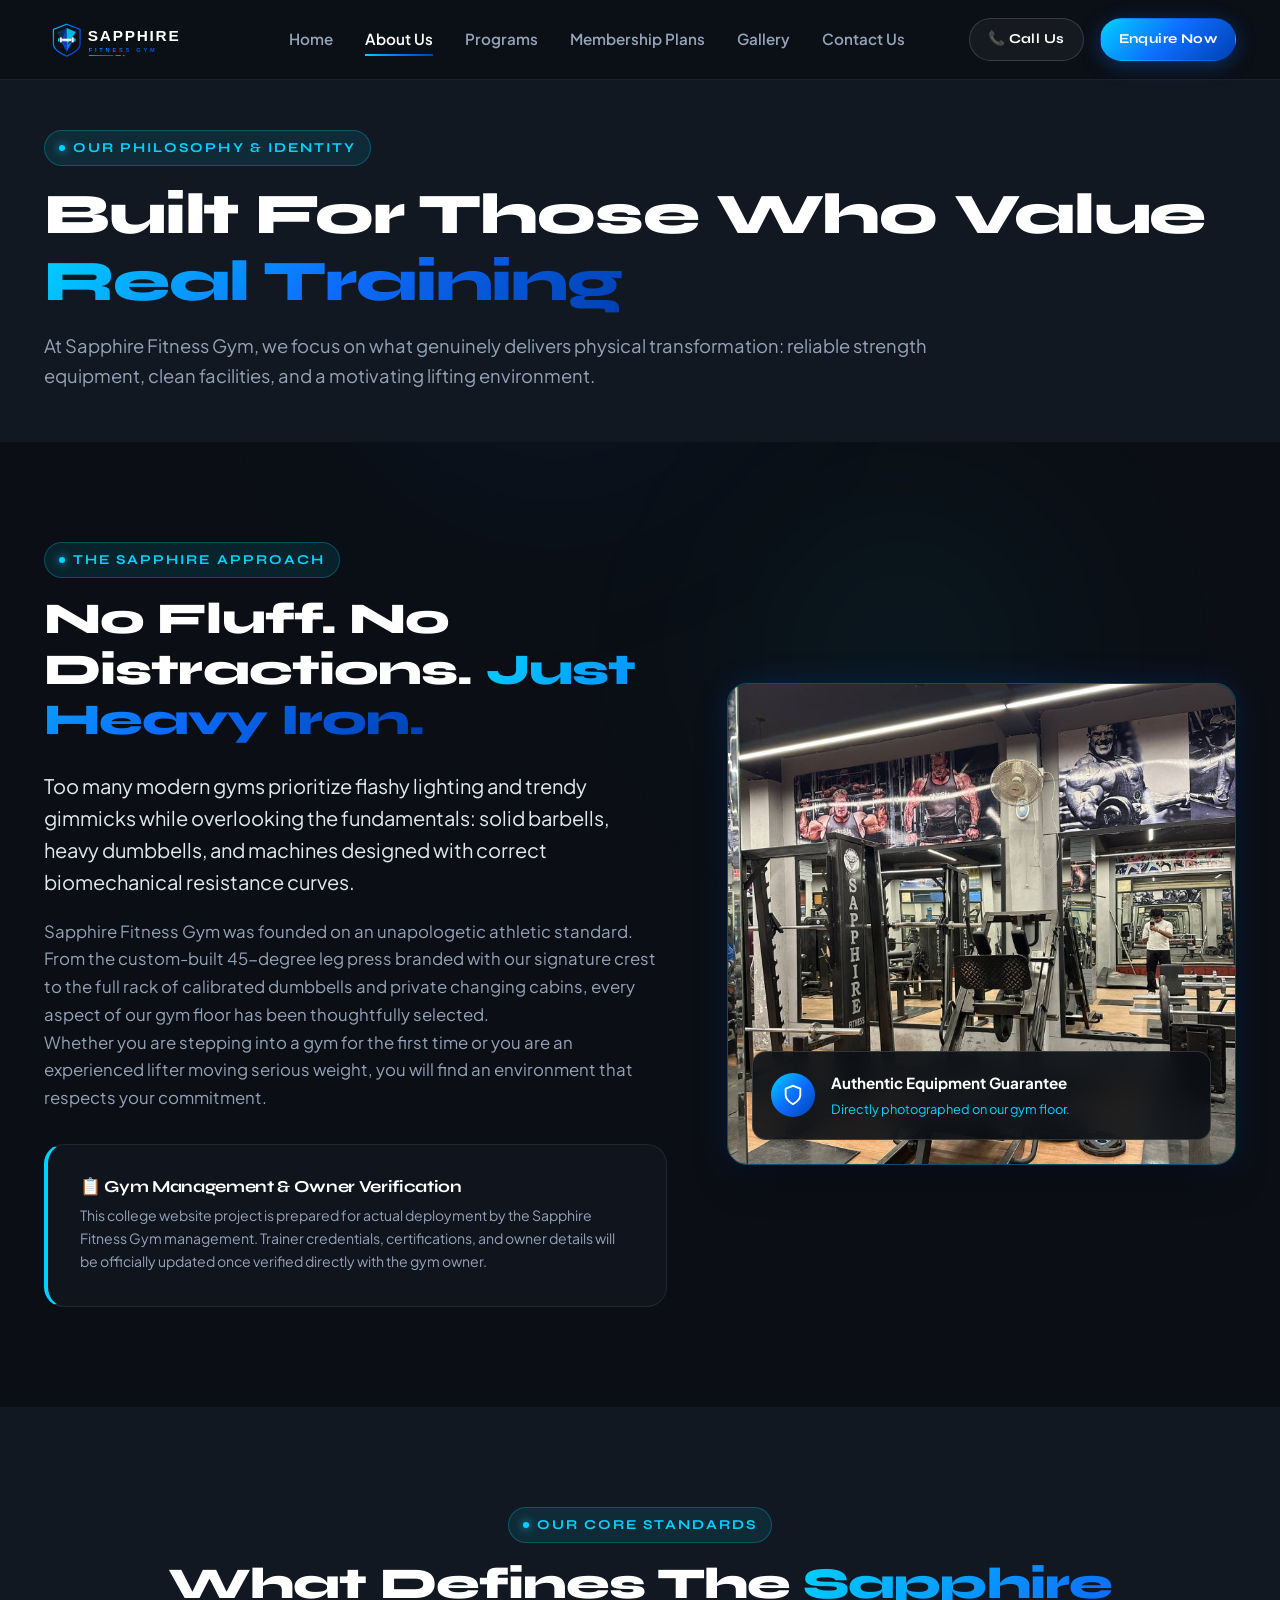
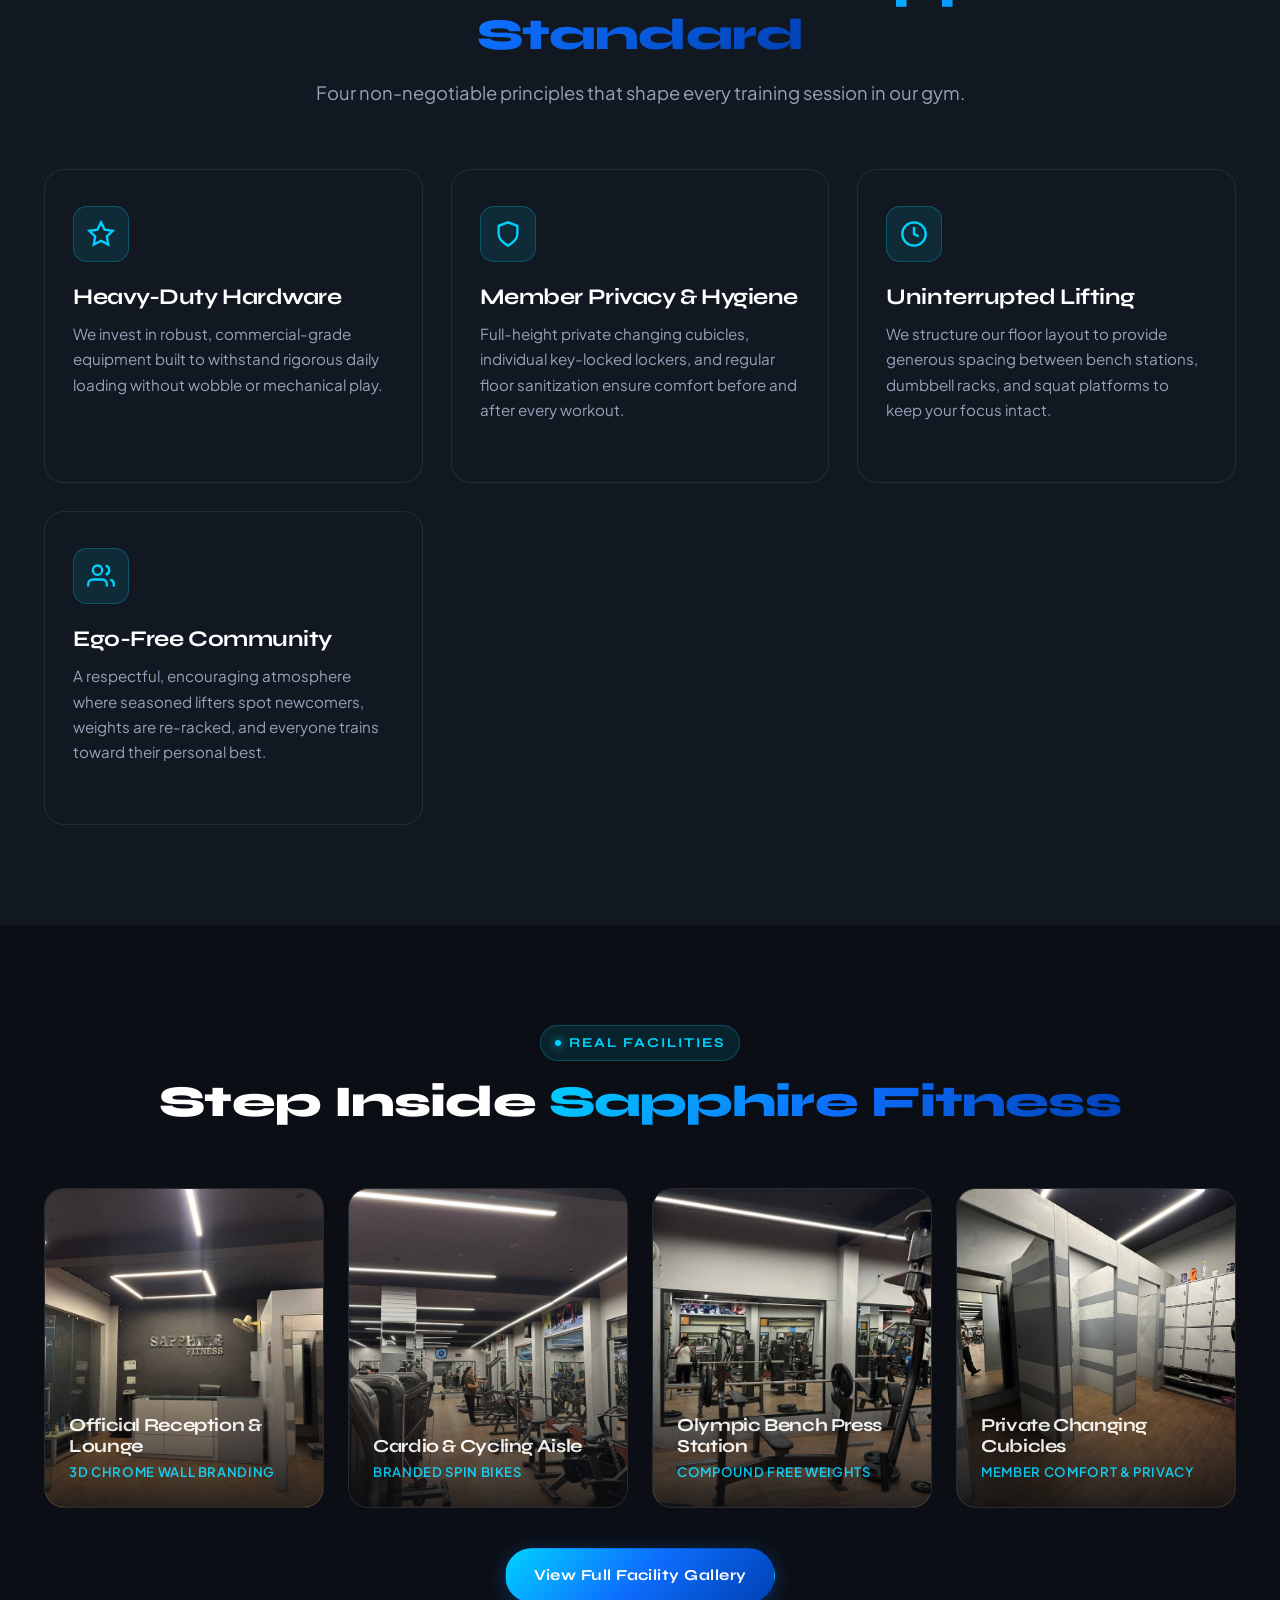
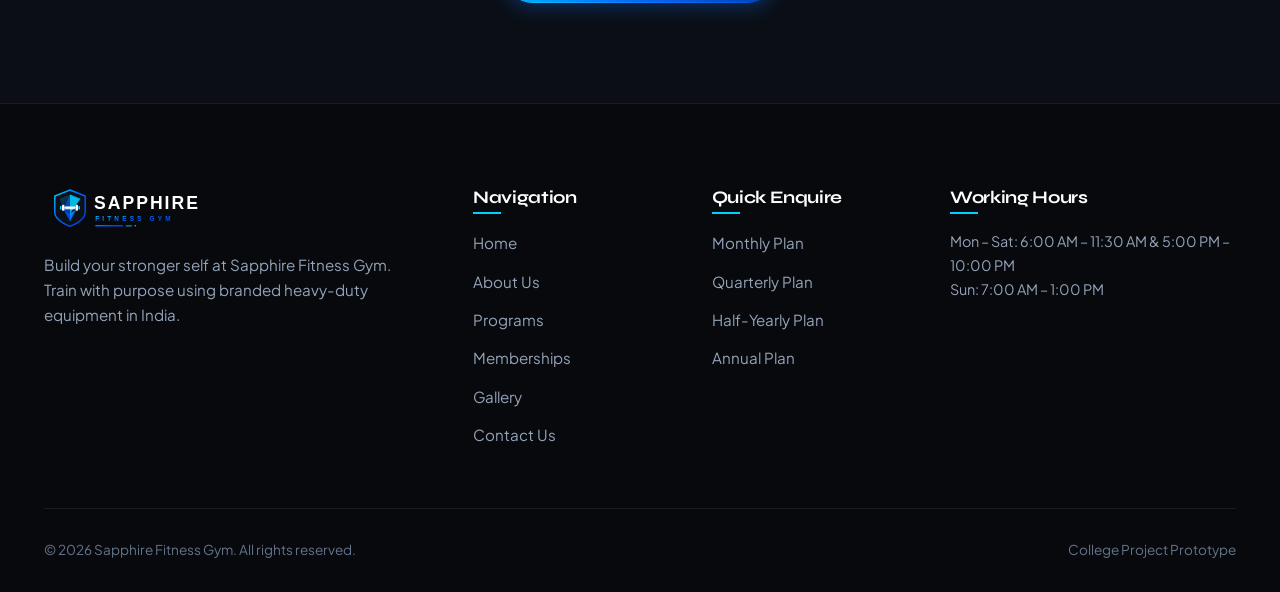
<file: about.html>
<!DOCTYPE html>
<html lang="en">
<head>
  <meta charset="UTF-8">
  <meta name="viewport" content="width=device-width, initial-scale=1.0">
  <title>About Us — Sapphire Fitness Gym | Strength, Equipment & Standards</title>
  <meta name="description" content="Discover Sapphire Fitness Gym. Learn about our commitment to authentic strength training, branded equipment, member comfort, and serious physique development in India.">
  <link rel="icon" type="image/svg+xml" href="assets/images/logo/sapphire-favicon.svg">
  
  <link rel="stylesheet" href="assets/css/style.css">
  <link rel="stylesheet" href="assets/css/components.css">
  <link rel="stylesheet" href="assets/css/pages.css">
</head>
<body>

  <!-- Navigation -->
  <header class="site-header" id="siteHeader">
    <div class="container nav-container">
      <a href="index.html" class="logo-link" aria-label="Sapphire Fitness Gym Home">
        <img src="assets/images/logo/sapphire-logo.svg" alt="Sapphire Fitness Gym" class="logo-img">
      </a>

      <nav aria-label="Main Navigation">
        <ul class="nav-menu">
          <li><a href="index.html" class="nav-link">Home</a></li>
          <li><a href="about.html" class="nav-link active">About Us</a></li>
          <li><a href="programs.html" class="nav-link">Programs</a></li>
          <li><a href="memberships.html" class="nav-link">Membership Plans</a></li>
          <li><a href="gallery.html" class="nav-link">Gallery</a></li>
          <li><a href="contact.html" class="nav-link">Contact Us</a></li>
        </ul>
      </nav>

      <div class="nav-cta">
        <a href="tel:+919876543210" class="btn btn-secondary btn-sm gym-phone-link">
          <span>📞 Call Us</span>
        </a>
        <a href="contact.html" class="btn btn-primary btn-sm">Enquire Now</a>
      </div>

      <button class="menu-toggle" aria-label="Toggle navigation menu">
        <span></span><span></span><span></span>
      </button>
    </div>
  </header>

  <!-- Page Header -->
  <section class="section section-dark" style="padding-top: calc(var(--header-height) + 50px); padding-bottom: 50px;">
    <div class="container">
      <div class="section-header left-aligned" style="margin-bottom: 0;">
        <span class="eyebrow">Our Philosophy & Identity</span>
        <h1 style="font-size: clamp(2.2rem, 5vw, 3.6rem); margin-bottom: 16px;">
          Built For Those Who Value <span class="text-gradient">Real Training</span>
        </h1>
        <p class="section-desc">
          At Sapphire Fitness Gym, we focus on what genuinely delivers physical transformation: reliable strength equipment, clean facilities, and a motivating lifting environment.
        </p>
      </div>
    </div>
  </section>

  <!-- About Story Section -->
  <section class="section">
    <div class="container">
      <div class="intro-grid">
        <div class="intro-content">
          <span class="eyebrow">The Sapphire Approach</span>
          <h2 class="section-title">No Fluff. No Distractions. <span class="text-gradient">Just Heavy Iron.</span></h2>
          <p class="intro-text-lead">
            Too many modern gyms prioritize flashy lighting and trendy gimmicks while overlooking the fundamentals: solid barbells, heavy dumbbells, and machines designed with correct biomechanical resistance curves.
          </p>
          <p>
            Sapphire Fitness Gym was founded on an unapologetic athletic standard. From the custom-built 45-degree leg press branded with our signature crest to the full rack of calibrated dumbbells and private changing cabins, every aspect of our gym floor has been thoughtfully selected.
          </p>
          <p>
            Whether you are stepping into a gym for the first time or you are an experienced lifter moving serious weight, you will find an environment that respects your commitment.
          </p>

          <!-- Owner Verification Box -->
          <div class="card" style="margin-top: 32px; border-left: 4px solid var(--sapphire-300);">
            <h4 style="font-size: 1.05rem; margin-bottom: 8px;">📋 Gym Management & Owner Verification</h4>
            <p style="font-size: 0.88rem; color: var(--text-muted); margin-bottom: 0;">
              This college website project is prepared for actual deployment by the Sapphire Fitness Gym management. Trainer credentials, certifications, and owner details will be officially updated once verified directly with the gym owner.
            </p>
          </div>
        </div>

        <div class="intro-media">
          <div class="intro-image-frame">
            <img src="assets/images/gym/sapphire-leg-press-branded.jpg" 
                 alt="Branded Sapphire Fitness Leg Press and Squat Machine" 
                 class="intro-image">
            <div class="intro-badge-overlay">
              <div class="intro-badge-icon">
                <svg viewBox="0 0 24 24" fill="none" stroke="currentColor" stroke-width="2"><path d="M12 22s8-4 8-10V5l-8-3-8 3v7c0 6 8 10 8 10z"/></svg>
              </div>
              <div class="intro-badge-text">
                <strong>Authentic Equipment Guarantee</strong>
                <span>Directly photographed on our gym floor.</span>
              </div>
            </div>
          </div>
        </div>
      </div>
    </div>
  </section>

  <!-- Key Pillars -->
  <section class="section section-dark">
    <div class="container">
      <div class="section-header">
        <span class="eyebrow">Our Core Standards</span>
        <h2 class="section-title">What Defines The <span class="text-gradient">Sapphire Standard</span></h2>
        <p class="section-desc">Four non-negotiable principles that shape every training session in our gym.</p>
      </div>

      <div class="programs-grid">
        <div class="program-card">
          <div class="program-icon-wrap">
            <svg viewBox="0 0 24 24" fill="none" stroke="currentColor" stroke-width="2"><polygon points="12 2 15.09 8.26 22 9.27 17 14.14 18.18 21.02 12 17.77 5.82 21.02 7 14.14 2 9.27 8.91 8.26 12 2"/></svg>
          </div>
          <h3 class="program-title">Heavy-Duty Hardware</h3>
          <p class="program-desc">We invest in robust, commercial-grade equipment built to withstand rigorous daily loading without wobble or mechanical play.</p>
        </div>

        <div class="program-card">
          <div class="program-icon-wrap">
            <svg viewBox="0 0 24 24" fill="none" stroke="currentColor" stroke-width="2"><path d="M12 22s8-4 8-10V5l-8-3-8 3v7c0 6 8 10 8 10z"/></svg>
          </div>
          <h3 class="program-title">Member Privacy & Hygiene</h3>
          <p class="program-desc">Full-height private changing cubicles, individual key-locked lockers, and regular floor sanitization ensure comfort before and after every workout.</p>
        </div>

        <div class="program-card">
          <div class="program-icon-wrap">
            <svg viewBox="0 0 24 24" fill="none" stroke="currentColor" stroke-width="2"><circle cx="12" cy="12" r="10"/><path d="M12 6v6l4 2"/></svg>
          </div>
          <h3 class="program-title">Uninterrupted Lifting</h3>
          <p class="program-desc">We structure our floor layout to provide generous spacing between bench stations, dumbbell racks, and squat platforms to keep your focus intact.</p>
        </div>

        <div class="program-card">
          <div class="program-icon-wrap">
            <svg viewBox="0 0 24 24" fill="none" stroke="currentColor" stroke-width="2"><path d="M17 21v-2a4 4 0 0 0-4-4H5a4 4 0 0 0-4 4v2"/><circle cx="9" cy="7" r="4"/><path d="M23 21v-2a4 4 0 0 0-3-3.87"/><path d="M16 3.13a4 4 0 0 1 0 7.75"/></svg>
          </div>
          <h3 class="program-title">Ego-Free Community</h3>
          <p class="program-desc">A respectful, encouraging atmosphere where seasoned lifters spot newcomers, weights are re-racked, and everyone trains toward their personal best.</p>
        </div>
      </div>
    </div>
  </section>

  <!-- Photo Showcase Strip -->
  <section class="section">
    <div class="container">
      <div class="section-header">
        <span class="eyebrow">Real Facilities</span>
        <h2 class="section-title">Step Inside <span class="text-gradient">Sapphire Fitness</span></h2>
      </div>

      <div class="gallery-grid" style="grid-template-columns: repeat(auto-fit, minmax(260px, 1fr));">
        <div class="gallery-item">
          <img src="assets/images/gym/sapphire-reception-desk.jpg" alt="Sapphire Fitness Reception and Lounge" class="gallery-thumb">
          <div class="gallery-overlay">
            <h4 class="gallery-title">Official Reception & Lounge</h4>
            <span class="gallery-subtitle">3D Chrome Wall Branding</span>
          </div>
        </div>
        <div class="gallery-item">
          <img src="assets/images/gym/sapphire-cardio-bikes-floor.jpg" alt="Cardio Spin Bikes and Machine Hall" class="gallery-thumb">
          <div class="gallery-overlay">
            <h4 class="gallery-title">Cardio & Cycling Aisle</h4>
            <span class="gallery-subtitle">Branded Spin Bikes</span>
          </div>
        </div>
        <div class="gallery-item">
          <img src="assets/images/gym/sapphire-barbell-bench-press.jpg" alt="Olympic Bench Press Station" class="gallery-thumb">
          <div class="gallery-overlay">
            <h4 class="gallery-title">Olympic Bench Press Station</h4>
            <span class="gallery-subtitle">Compound Free Weights</span>
          </div>
        </div>
        <div class="gallery-item">
          <img src="assets/images/gym/sapphire-changing-rooms.jpg" alt="Changing Rooms" class="gallery-thumb">
          <div class="gallery-overlay">
            <h4 class="gallery-title">Private Changing Cubicles</h4>
            <span class="gallery-subtitle">Member Comfort & Privacy</span>
          </div>
        </div>
      </div>

      <div style="text-align: center; margin-top: 40px;">
        <a href="gallery.html" class="btn btn-primary">View Full Facility Gallery</a>
      </div>
    </div>
  </section>

  <!-- Footer -->
  <footer class="site-footer">
    <div class="container">
      <div class="footer-top">
        <div class="footer-brand">
          <img src="assets/images/logo/sapphire-logo.svg" alt="Sapphire Fitness Gym" class="logo-img">
          <p>Build your stronger self at Sapphire Fitness Gym. Train with purpose using branded heavy-duty equipment in India.</p>
        </div>
        <div class="footer-col">
          <h4>Navigation</h4>
          <ul class="footer-links">
            <li><a href="index.html">Home</a></li>
            <li><a href="about.html">About Us</a></li>
            <li><a href="programs.html">Programs</a></li>
            <li><a href="memberships.html">Memberships</a></li>
            <li><a href="gallery.html">Gallery</a></li>
            <li><a href="contact.html">Contact Us</a></li>
          </ul>
        </div>
        <div class="footer-col">
          <h4>Quick Enquire</h4>
          <ul class="footer-links">
            <li><a href="memberships.html">Monthly Plan</a></li>
            <li><a href="memberships.html">Quarterly Plan</a></li>
            <li><a href="memberships.html">Half-Yearly Plan</a></li>
            <li><a href="memberships.html">Annual Plan</a></li>
          </ul>
        </div>
        <div class="footer-col">
          <h4>Working Hours</h4>
          <p style="font-size:0.9rem; color:var(--text-muted);">
            Mon – Sat: 6:00 AM – 11:30 AM & 5:00 PM – 10:00 PM<br>
            Sun: 7:00 AM – 1:00 PM
          </p>
        </div>
      </div>
      <div class="footer-bottom">
        <div>© <span class="current-year">2026</span> Sapphire Fitness Gym. All rights reserved.</div>
        <div>College Project Prototype</div>
      </div>
    </div>
  </footer>

  <script src="assets/js/config.js"></script>
  <script src="assets/js/main.js"></script>
</body>
</html>
</file>
<file: assets/css/style.css>
/* ==========================================================================
   SAPPHIRE FITNESS GYM - CORE DESIGN SYSTEM & STYLESHEET
   Aesthetics: Charcoal Black, Dark Graphite, Electric Sapphire Accent
   ========================================================================== */

@import url('https://fonts.googleapis.com/css2?family=Plus+Jakarta+Sans:wght@300;400;500;600;700&family=Syne:wght@600;700;800;900&display=swap');

:root {
  /* Color Palette */
  --bg-darkest: #07090d;
  --bg-primary: #0b0f15;
  --bg-secondary: #121822;
  --bg-tertiary: #18202d;
  --bg-glass: rgba(18, 24, 34, 0.72);
  --bg-glass-elevated: rgba(24, 32, 45, 0.85);

  --sapphire-500: #0d6efd;
  --sapphire-400: #2581ff;
  --sapphire-300: #00d2ff;
  --sapphire-600: #0052cc;
  --sapphire-gradient: linear-gradient(135deg, #00d2ff 0%, #0d6efd 50%, #0040b3 100%);
  --sapphire-gradient-subtle: linear-gradient(135deg, rgba(0, 210, 255, 0.12) 0%, rgba(13, 110, 253, 0.15) 100%);
  --sapphire-glow: 0 0 25px rgba(13, 110, 253, 0.45);
  --sapphire-glow-intense: 0 0 40px rgba(0, 210, 255, 0.6);

  --text-white: #ffffff;
  --text-light: #e2e8f0;
  --text-muted: #94a3b8;
  --text-dim: #64748b;

  --border-subtle: rgba(255, 255, 255, 0.08);
  --border-medium: rgba(255, 255, 255, 0.15);
  --border-sapphire: rgba(0, 210, 255, 0.35);

  --success: #10b981;
  --warning: #f59e0b;
  --danger: #ef4444;

  /* Typography */
  --font-heading: 'Syne', -apple-system, BlinkMacSystemFont, sans-serif;
  --font-body: 'Plus Jakarta Sans', -apple-system, BlinkMacSystemFont, 'Segoe UI', Roboto, sans-serif;

  /* Spacing */
  --container-width: 1240px;
  --header-height: 80px;
  --radius-sm: 8px;
  --radius-md: 14px;
  --radius-lg: 20px;
  --radius-full: 9999px;

  /* Shadows */
  --shadow-card: 0 10px 30px -10px rgba(0, 0, 0, 0.5);
  --shadow-elevated: 0 20px 40px -15px rgba(0, 0, 0, 0.7);

  /* Transitions */
  --transition-fast: 0.2s cubic-bezier(0.4, 0, 0.2, 1);
  --transition-normal: 0.35s cubic-bezier(0.4, 0, 0.2, 1);
  --transition-bounce: 0.5s cubic-bezier(0.34, 1.56, 0.64, 1);
}

/* Base Reset */
*, *::before, *::after {
  box-sizing: border-box;
  margin: 0;
  padding: 0;
}

html {
  font-size: 16px;
  scroll-behavior: smooth;
  scroll-padding-top: calc(var(--header-height) + 20px);
  color-scheme: dark;
}

body {
  font-family: var(--font-body);
  background-color: var(--bg-primary);
  color: var(--text-light);
  line-height: 1.65;
  overflow-x: hidden;
  -webkit-font-smoothing: antialiased;
  -moz-osx-font-smoothing: grayscale;
}

/* Background Atmospheric Radial Gradients */
body::before {
  content: '';
  position: fixed;
  top: 0;
  left: 20%;
  width: 600px;
  height: 600px;
  background: radial-gradient(circle, rgba(13, 110, 253, 0.08) 0%, transparent 70%);
  pointer-events: none;
  z-index: -1;
  filter: blur(80px);
}

body::after {
  content: '';
  position: fixed;
  bottom: 0;
  right: 10%;
  width: 500px;
  height: 500px;
  background: radial-gradient(circle, rgba(0, 210, 255, 0.06) 0%, transparent 70%);
  pointer-events: none;
  z-index: -1;
  filter: blur(80px);
}

/* Typography Hierarchy */
h1, h2, h3, h4, h5, h6 {
  font-family: var(--font-heading);
  color: var(--text-white);
  line-height: 1.15;
  letter-spacing: -0.02em;
}

h1 { font-size: clamp(2.4rem, 5.5vw, 4.2rem); font-weight: 900; }
h2 { font-size: clamp(1.8rem, 3.5vw, 2.75rem); font-weight: 800; }
h3 { font-size: clamp(1.35rem, 2.2vw, 1.75rem); font-weight: 700; }
h4 { font-size: 1.25rem; font-weight: 700; }

p {
  color: var(--text-muted);
  font-size: 1.05rem;
  max-width: 70ch;
}

a {
  color: inherit;
  text-decoration: none;
  transition: color var(--transition-fast);
}

img {
  max-width: 100%;
  height: auto;
  display: block;
}

button, input, select, textarea {
  font-family: inherit;
  font-size: inherit;
}

/* Layout Container */
.container {
  width: 100%;
  max-width: var(--container-width);
  margin-left: auto;
  margin-right: auto;
  padding-left: 24px;
  padding-right: 24px;
}

/* Sections */
.section {
  padding: 100px 0;
  position: relative;
}

.section-dark {
  background-color: var(--bg-secondary);
}

.section-darkest {
  background-color: var(--bg-darkest);
}

.section-header {
  text-align: center;
  margin-bottom: 60px;
}

.section-header.left-aligned {
  text-align: left;
}

.eyebrow {
  display: inline-flex;
  align-items: center;
  gap: 8px;
  font-family: var(--font-heading);
  font-size: 0.85rem;
  font-weight: 700;
  text-transform: uppercase;
  letter-spacing: 0.15em;
  color: var(--sapphire-300);
  background: rgba(0, 210, 255, 0.1);
  padding: 6px 14px;
  border-radius: var(--radius-full);
  border: 1px solid rgba(0, 210, 255, 0.25);
  margin-bottom: 16px;
}

.eyebrow::before {
  content: '';
  width: 6px;
  height: 6px;
  background-color: var(--sapphire-300);
  border-radius: 50%;
  box-shadow: 0 0 8px var(--sapphire-300);
}

.section-title {
  margin-bottom: 18px;
}

.section-desc {
  margin: 0 auto;
  font-size: 1.15rem;
}

.section-header.left-aligned .section-desc {
  margin: 0;
}

.text-gradient {
  background: var(--sapphire-gradient);
  -webkit-background-clip: text;
  -webkit-text-fill-color: transparent;
  background-clip: text;
}

/* Buttons */
.btn {
  display: inline-flex;
  align-items: center;
  justify-content: center;
  gap: 10px;
  padding: 14px 28px;
  border-radius: var(--radius-full);
  font-family: var(--font-heading);
  font-size: 0.95rem;
  font-weight: 700;
  letter-spacing: 0.03em;
  cursor: pointer;
  border: 1px solid transparent;
  transition: all var(--transition-normal);
  text-align: center;
  white-space: nowrap;
}

.btn-primary {
  background: var(--sapphire-gradient);
  color: var(--text-white);
  box-shadow: 0 4px 20px rgba(13, 110, 253, 0.35);
}

.btn-primary:hover {
  transform: translateY(-2px);
  box-shadow: var(--sapphire-glow-intense);
  filter: brightness(1.1);
}

.btn-secondary {
  background: rgba(255, 255, 255, 0.05);
  color: var(--text-white);
  border-color: var(--border-medium);
  backdrop-filter: blur(10px);
}

.btn-secondary:hover {
  background: rgba(255, 255, 255, 0.12);
  border-color: var(--text-white);
  transform: translateY(-2px);
}

.btn-outline-sapphire {
  background: transparent;
  color: var(--sapphire-300);
  border-color: var(--sapphire-300);
}

.btn-outline-sapphire:hover {
  background: rgba(0, 210, 255, 0.12);
  box-shadow: var(--sapphire-glow);
  transform: translateY(-2px);
}

.btn-lg {
  padding: 18px 36px;
  font-size: 1.05rem;
}

.btn-sm {
  padding: 9px 18px;
  font-size: 0.85rem;
}

.btn-icon {
  width: 44px;
  height: 44px;
  padding: 0;
  border-radius: 50%;
}

/* Header & Navigation */
.site-header {
  position: fixed;
  top: 0;
  left: 0;
  width: 100%;
  height: var(--header-height);
  z-index: 1000;
  background: rgba(11, 15, 21, 0.85);
  backdrop-filter: blur(16px);
  -webkit-backdrop-filter: blur(16px);
  border-bottom: 1px solid var(--border-subtle);
  transition: background var(--transition-normal), border-color var(--transition-normal), box-shadow var(--transition-normal);
}

.site-header.scrolled {
  background: rgba(7, 9, 13, 0.95);
  border-bottom-color: rgba(0, 210, 255, 0.2);
  box-shadow: 0 10px 30px rgba(0, 0, 0, 0.5);
}

.nav-container {
  display: flex;
  align-items: center;
  justify-content: space-between;
  height: 100%;
}

.logo-link {
  display: flex;
  align-items: center;
  gap: 12px;
  z-index: 1001;
}

.logo-img {
  height: 42px;
  width: auto;
}

.nav-menu {
  display: flex;
  align-items: center;
  gap: 32px;
  list-style: none;
}

.nav-link {
  font-family: var(--font-body);
  font-size: 0.95rem;
  font-weight: 600;
  color: var(--text-muted);
  position: relative;
  padding: 8px 0;
}

.nav-link:hover, .nav-link.active {
  color: var(--text-white);
}

.nav-link::after {
  content: '';
  position: absolute;
  bottom: 0;
  left: 0;
  width: 0;
  height: 2px;
  background: var(--sapphire-gradient);
  transition: width var(--transition-normal);
}

.nav-link:hover::after, .nav-link.active::after {
  width: 100%;
}

.nav-cta {
  display: flex;
  align-items: center;
  gap: 16px;
}

/* Mobile Hamburger Toggle */
.menu-toggle {
  display: none;
  flex-direction: column;
  justify-content: space-around;
  width: 32px;
  height: 24px;
  background: transparent;
  border: none;
  cursor: pointer;
  z-index: 1001;
  padding: 0;
}

.menu-toggle span {
  width: 100%;
  height: 2.5px;
  background-color: var(--text-white);
  border-radius: 4px;
  transition: all var(--transition-normal);
}

.menu-toggle.open span:nth-child(1) {
  transform: translateY(8px) rotate(45deg);
}
.menu-toggle.open span:nth-child(2) {
  opacity: 0;
}
.menu-toggle.open span:nth-child(3) {
  transform: translateY(-8px) rotate(-45deg);
}

/* Footer */
.site-footer {
  background-color: var(--bg-darkest);
  border-top: 1px solid var(--border-subtle);
  padding: 80px 0 30px;
  position: relative;
}

.footer-top {
  display: grid;
  grid-template-columns: 2fr 1fr 1fr 1.5fr;
  gap: 48px;
  margin-bottom: 60px;
}

.footer-brand .logo-img {
  height: 48px;
  margin-bottom: 20px;
}

.footer-brand p {
  font-size: 0.95rem;
  margin-bottom: 24px;
}

.footer-col h4 {
  font-family: var(--font-heading);
  font-size: 1.1rem;
  color: var(--text-white);
  margin-bottom: 22px;
  position: relative;
  display: inline-block;
}

.footer-col h4::after {
  content: '';
  position: absolute;
  left: 0;
  bottom: -6px;
  width: 28px;
  height: 2px;
  background: var(--sapphire-300);
}

.footer-links {
  list-style: none;
  display: flex;
  flex-direction: column;
  gap: 12px;
}

.footer-links a {
  color: var(--text-muted);
  font-size: 0.95rem;
  transition: color var(--transition-fast), padding-left var(--transition-fast);
}

.footer-links a:hover {
  color: var(--sapphire-300);
  padding-left: 6px;
}

.footer-contact-list {
  list-style: none;
  display: flex;
  flex-direction: column;
  gap: 16px;
}

.footer-contact-item {
  display: flex;
  gap: 12px;
  font-size: 0.95rem;
  color: var(--text-muted);
}

.footer-contact-item svg {
  flex-shrink: 0;
  width: 20px;
  height: 20px;
  stroke: var(--sapphire-300);
  margin-top: 2px;
}

.footer-hours-badge {
  display: inline-block;
  font-size: 0.8rem;
  background: rgba(16, 185, 129, 0.12);
  color: #34d399;
  border: 1px solid rgba(16, 185, 129, 0.25);
  padding: 4px 10px;
  border-radius: var(--radius-full);
  margin-top: 8px;
}

.footer-bottom {
  display: flex;
  align-items: center;
  justify-content: space-between;
  padding-top: 30px;
  border-top: 1px solid var(--border-subtle);
  font-size: 0.85rem;
  color: var(--text-dim);
}

.footer-notice {
  font-size: 0.8rem;
  background: rgba(245, 158, 11, 0.08);
  border: 1px solid rgba(245, 158, 11, 0.2);
  color: #fbbf24;
  padding: 10px 16px;
  border-radius: var(--radius-sm);
  margin-bottom: 40px;
}

/* Floating WhatsApp / Quick Action Button */
.floating-whatsapp {
  position: fixed;
  bottom: 28px;
  right: 28px;
  z-index: 999;
  width: 58px;
  height: 58px;
  background: #25d366;
  border-radius: 50%;
  display: flex;
  align-items: center;
  justify-content: center;
  box-shadow: 0 8px 24px rgba(37, 211, 102, 0.4);
  transition: transform var(--transition-bounce), box-shadow var(--transition-normal);
}

.floating-whatsapp:hover {
  transform: scale(1.1) rotate(5deg);
  box-shadow: 0 12px 30px rgba(37, 211, 102, 0.6);
}

.floating-whatsapp svg {
  width: 32px;
  height: 32px;
  fill: #ffffff;
}

/* Responsive Media Queries */
@media (max-width: 1024px) {
  .footer-top {
    grid-template-columns: 1fr 1fr;
    gap: 40px;
  }
}

@media (max-width: 768px) {
  :root {
    --header-height: 70px;
  }

  .section {
    padding: 70px 0;
  }

  .menu-toggle {
    display: flex;
  }

  .nav-menu {
    position: fixed;
    top: 0;
    right: -100%;
    width: 82%;
    max-width: 380px;
    height: 100vh;
    background: var(--bg-darkest);
    border-left: 1px solid var(--border-medium);
    flex-direction: column;
    align-items: flex-start;
    padding: 100px 32px 40px;
    gap: 22px;
    transition: right var(--transition-normal);
    box-shadow: -15px 0 40px rgba(0, 0, 0, 0.8);
    overflow-y: auto;
  }

  .nav-menu.open {
    right: 0;
  }

  .nav-menu .nav-link {
    font-size: 1.15rem;
    width: 100%;
  }

  .nav-cta {
    display: none;
  }

  .nav-menu-cta {
    display: block !important;
    width: 100%;
    margin-top: 16px;
  }

  .footer-top {
    grid-template-columns: 1fr;
    gap: 36px;
  }

  .footer-bottom {
    flex-direction: column;
    gap: 16px;
    text-align: center;
  }
}
</file>
<file: assets/css/pages.css>
/* ==========================================================================
   SAPPHIRE FITNESS GYM - PAGE SPECIFIC STYLES
   Hero Section, Stats, About Layout, Contact Grid, Comparison Table, Admin
   ========================================================================== */

/* Hero Section */
.hero-section {
  position: relative;
  min-height: 90vh;
  display: flex;
  align-items: center;
  padding: calc(var(--header-height) + 60px) 0 80px;
  background-color: var(--bg-darkest);
  overflow: hidden;
}

.hero-bg {
  position: absolute;
  inset: 0;
  z-index: 1;
}

.hero-bg-img {
  width: 100%;
  height: 100%;
  object-fit: cover;
  object-position: center;
  filter: brightness(0.38) contrast(1.15) saturate(1.1);
  transform: scale(1.02);
  transition: transform 10s ease-out;
}

.hero-section:hover .hero-bg-img {
  transform: scale(1.06);
}

.hero-overlay {
  position: absolute;
  inset: 0;
  background: 
    linear-gradient(180deg, rgba(7, 9, 13, 0.75) 0%, rgba(11, 15, 21, 0.85) 60%, var(--bg-primary) 100%),
    radial-gradient(circle at 75% 30%, rgba(0, 210, 255, 0.15) 0%, transparent 60%);
  z-index: 2;
}

.hero-container {
  position: relative;
  z-index: 3;
}

.hero-content {
  max-width: 820px;
}

.hero-badge {
  display: inline-flex;
  align-items: center;
  gap: 10px;
  background: rgba(13, 110, 253, 0.15);
  border: 1px solid rgba(0, 210, 255, 0.35);
  color: var(--sapphire-300);
  font-family: var(--font-heading);
  font-size: 0.88rem;
  font-weight: 700;
  text-transform: uppercase;
  letter-spacing: 0.12em;
  padding: 8px 18px;
  border-radius: var(--radius-full);
  margin-bottom: 24px;
  box-shadow: 0 0 20px rgba(13, 110, 253, 0.25);
}

.hero-badge-pulse {
  width: 8px;
  height: 8px;
  background: var(--sapphire-300);
  border-radius: 50%;
  box-shadow: 0 0 10px var(--sapphire-300);
  animation: pulse 2s infinite;
}

@keyframes pulse {
  0% { transform: scale(0.95); box-shadow: 0 0 0 0 rgba(0, 210, 255, 0.7); }
  70% { transform: scale(1); box-shadow: 0 0 0 10px rgba(0, 210, 255, 0); }
  100% { transform: scale(0.95); box-shadow: 0 0 0 0 rgba(0, 210, 255, 0); }
}

.hero-title {
  font-size: clamp(2.8rem, 7vw, 5.2rem);
  font-weight: 900;
  line-height: 1.05;
  letter-spacing: -0.03em;
  color: var(--text-white);
  margin-bottom: 24px;
  text-transform: uppercase;
}

.hero-title .text-gradient {
  display: block;
}

.hero-subtitle {
  font-size: clamp(1.15rem, 2.2vw, 1.45rem);
  font-weight: 400;
  color: #cbd5e1;
  margin-bottom: 40px;
  line-height: 1.5;
}

.hero-actions {
  display: flex;
  flex-wrap: wrap;
  gap: 18px;
  margin-bottom: 50px;
}

.hero-stats-row {
  display: grid;
  grid-template-columns: repeat(4, 1fr);
  gap: 24px;
  padding-top: 40px;
  border-top: 1px solid rgba(255, 255, 255, 0.12);
}

.stat-item {
  display: flex;
  flex-direction: column;
}

.stat-number {
  font-family: var(--font-heading);
  font-size: 2.2rem;
  font-weight: 800;
  color: var(--text-white);
  line-height: 1.1;
}

.stat-number .accent {
  color: var(--sapphire-300);
}

.stat-label {
  font-size: 0.85rem;
  color: var(--text-muted);
  font-weight: 600;
  text-transform: uppercase;
  letter-spacing: 0.05em;
  margin-top: 4px;
}

/* Gym Introduction Section */
.intro-grid {
  display: grid;
  grid-template-columns: 1.1fr 0.9fr;
  gap: 60px;
  align-items: center;
}

.intro-content .section-title {
  margin-bottom: 24px;
}

.intro-text-lead {
  font-size: 1.25rem;
  color: var(--text-light);
  line-height: 1.6;
  margin-bottom: 20px;
}

.intro-features-list {
  list-style: none;
  display: grid;
  grid-template-columns: 1fr 1fr;
  gap: 16px;
  margin: 30px 0;
}

.intro-feature-pill {
  display: flex;
  align-items: center;
  gap: 12px;
  background: var(--bg-secondary);
  border: 1px solid var(--border-subtle);
  padding: 12px 16px;
  border-radius: var(--radius-md);
  font-size: 0.92rem;
  font-weight: 600;
}

.intro-feature-pill svg {
  width: 20px;
  height: 20px;
  stroke: var(--sapphire-300);
  flex-shrink: 0;
}

.intro-media {
  position: relative;
}

.intro-image-frame {
  position: relative;
  border-radius: var(--radius-lg);
  overflow: hidden;
  border: 1px solid var(--border-sapphire);
  box-shadow: var(--shadow-elevated), 0 0 30px rgba(0, 102, 255, 0.2);
}

.intro-image {
  width: 100%;
  height: 480px;
  object-fit: cover;
}

.intro-badge-overlay {
  position: absolute;
  bottom: 24px;
  left: 24px;
  right: 24px;
  background: rgba(11, 15, 21, 0.9);
  backdrop-filter: blur(12px);
  border: 1px solid var(--border-medium);
  padding: 18px;
  border-radius: var(--radius-md);
  display: flex;
  align-items: center;
  gap: 16px;
}

.intro-badge-icon {
  width: 44px;
  height: 44px;
  border-radius: 50%;
  background: var(--sapphire-gradient);
  display: flex;
  align-items: center;
  justify-content: center;
  flex-shrink: 0;
}

.intro-badge-icon svg {
  width: 22px;
  height: 22px;
  stroke: var(--text-white);
}

.intro-badge-text strong {
  display: block;
  font-size: 0.95rem;
  color: var(--text-white);
}

.intro-badge-text span {
  font-size: 0.8rem;
  color: var(--sapphire-300);
}

/* Membership Plan Comparison Table */
.comparison-section {
  margin-top: 60px;
  background: var(--bg-secondary);
  border-radius: var(--radius-lg);
  border: 1px solid var(--border-subtle);
  overflow: hidden;
}

.comparison-header {
  padding: 24px 32px;
  background: rgba(7, 9, 13, 0.5);
  border-bottom: 1px solid var(--border-subtle);
}

.comparison-table-wrap {
  overflow-x: auto;
}

.comparison-table {
  width: 100%;
  border-collapse: collapse;
  text-align: left;
}

.comparison-table th, .comparison-table td {
  padding: 16px 24px;
  border-bottom: 1px solid var(--border-subtle);
  font-size: 0.95rem;
}

.comparison-table th {
  font-family: var(--font-heading);
  color: var(--text-white);
  font-weight: 700;
  background: rgba(0, 0, 0, 0.2);
}

.comparison-table tr:hover td {
  background: rgba(255, 255, 255, 0.02);
}

.check-icon {
  color: var(--success);
  font-weight: 800;
}

.dash-icon {
  color: var(--text-dim);
}

/* Contact Page Grid */
.contact-grid {
  display: grid;
  grid-template-columns: 1fr 1.2fr;
  gap: 50px;
  align-items: flex-start;
}

.contact-info-card {
  background: var(--bg-secondary);
  border: 1px solid var(--border-subtle);
  border-radius: var(--radius-lg);
  padding: 36px;
}

.contact-info-list {
  display: flex;
  flex-direction: column;
  gap: 28px;
  margin: 32px 0;
}

.contact-channel {
  display: flex;
  gap: 18px;
}

.channel-icon {
  width: 52px;
  height: 52px;
  border-radius: 14px;
  background: rgba(0, 210, 255, 0.1);
  border: 1px solid rgba(0, 210, 255, 0.25);
  display: flex;
  align-items: center;
  justify-content: center;
  flex-shrink: 0;
}

.channel-icon svg {
  width: 26px;
  height: 26px;
  stroke: var(--sapphire-300);
}

.channel-icon.whatsapp-icon {
  background: rgba(37, 211, 102, 0.15);
  border-color: rgba(37, 211, 102, 0.35);
}

.channel-icon.whatsapp-icon svg {
  stroke: #25d366;
  fill: #25d366;
}

.channel-details h4 {
  font-size: 1rem;
  margin-bottom: 4px;
}

.channel-details a, .channel-details p {
  color: var(--text-muted);
  font-size: 0.95rem;
}

.channel-details a:hover {
  color: var(--sapphire-300);
}

.channel-tag {
  display: inline-block;
  font-size: 0.72rem;
  padding: 2px 8px;
  border-radius: var(--radius-sm);
  margin-top: 4px;
}

.channel-tag.unconfirmed {
  background: rgba(245, 158, 11, 0.15);
  color: #fbbf24;
}

/* Map Placeholder / Verified Location Card */
.map-container {
  height: 240px;
  border-radius: var(--radius-md);
  overflow: hidden;
  border: 1px solid var(--border-subtle);
  margin-top: 24px;
  background: #111620;
  position: relative;
  display: flex;
  align-items: center;
  justify-content: center;
  text-align: center;
  padding: 20px;
}

.map-placeholder-content svg {
  width: 36px;
  height: 36px;
  stroke: var(--sapphire-300);
  margin-bottom: 10px;
}

/* Admin Leads Table */
.admin-card {
  background: var(--bg-secondary);
  border: 1px solid var(--border-subtle);
  border-radius: var(--radius-lg);
  padding: 32px;
}

.admin-toolbar {
  display: flex;
  align-items: center;
  justify-content: space-between;
  flex-wrap: wrap;
  gap: 16px;
  margin-bottom: 24px;
}

.admin-search {
  max-width: 340px;
}

.leads-table-wrap {
  overflow-x: auto;
}

.leads-table {
  width: 100%;
  border-collapse: collapse;
}

.leads-table th, .leads-table td {
  padding: 14px 18px;
  border-bottom: 1px solid var(--border-subtle);
  font-size: 0.9rem;
  text-align: left;
}

.leads-table th {
  background: rgba(0, 0, 0, 0.3);
  font-family: var(--font-heading);
  color: var(--text-white);
  font-size: 0.85rem;
  text-transform: uppercase;
  letter-spacing: 0.05em;
}

.lead-status-badge {
  display: inline-block;
  padding: 4px 10px;
  border-radius: var(--radius-full);
  font-size: 0.75rem;
  font-weight: 700;
  cursor: pointer;
}

.lead-status-badge.new {
  background: rgba(0, 210, 255, 0.15);
  color: var(--sapphire-300);
  border: 1px solid rgba(0, 210, 255, 0.35);
}

.lead-status-badge.contacted {
  background: rgba(16, 185, 129, 0.15);
  color: #34d399;
  border: 1px solid rgba(16, 185, 129, 0.35);
}

/* Responsive Overrides */
@media (max-width: 992px) {
  .hero-stats-row {
    grid-template-columns: repeat(2, 1fr);
    gap: 20px;
  }
  .intro-grid, .contact-grid {
    grid-template-columns: 1fr;
    gap: 40px;
  }
  .intro-features-list {
    grid-template-columns: 1fr;
  }
}

@media (max-width: 640px) {
  .hero-stats-row {
    grid-template-columns: 1fr;
    gap: 16px;
  }
  .hero-actions {
    flex-direction: column;
    width: 100%;
  }
  .hero-actions .btn {
    width: 100%;
  }
}
</file>
<file: assets/css/components.css>
/* ==========================================================================
   SAPPHIRE FITNESS GYM - COMPONENTS STYLESHEET
   Cards, Pricing Tables, Modals, Forms, Lightbox, Badges & Animations
   ========================================================================== */

/* Glass Cards */
.card {
  background: var(--bg-glass);
  border: 1px solid var(--border-subtle);
  border-radius: var(--radius-lg);
  padding: 32px;
  position: relative;
  transition: transform var(--transition-normal), border-color var(--transition-normal), box-shadow var(--transition-normal);
  backdrop-filter: blur(12px);
  -webkit-backdrop-filter: blur(12px);
  overflow: hidden;
}

.card:hover {
  transform: translateY(-6px);
  border-color: var(--border-sapphire);
  box-shadow: 0 15px 35px -10px rgba(0, 0, 0, 0.7), 0 0 20px rgba(0, 210, 255, 0.15);
}

/* Badges */
.badge {
  display: inline-flex;
  align-items: center;
  gap: 6px;
  padding: 4px 12px;
  border-radius: var(--radius-full);
  font-size: 0.75rem;
  font-weight: 700;
  letter-spacing: 0.05em;
  text-transform: uppercase;
}

.badge-sapphire {
  background: rgba(0, 210, 255, 0.15);
  color: var(--sapphire-300);
  border: 1px solid rgba(0, 210, 255, 0.3);
}

.badge-gold {
  background: rgba(245, 158, 11, 0.15);
  color: #fbbf24;
  border: 1px solid rgba(245, 158, 11, 0.3);
}

.badge-outline {
  background: transparent;
  color: var(--text-muted);
  border: 1px solid var(--border-medium);
}

/* Notice & Disclaimer Banners */
.disclaimer-banner {
  background: rgba(245, 158, 11, 0.09);
  border: 1px solid rgba(245, 158, 11, 0.28);
  border-left: 4px solid var(--warning);
  border-radius: var(--radius-md);
  padding: 16px 20px;
  margin-bottom: 40px;
  display: flex;
  align-items: flex-start;
  gap: 14px;
}

.disclaimer-icon {
  font-size: 1.4rem;
  line-height: 1;
}

.disclaimer-text {
  font-size: 0.92rem;
  color: #fef3c7;
  line-height: 1.5;
}

.disclaimer-text strong {
  color: #ffffff;
}

/* Membership Pricing Cards */
.pricing-grid {
  display: grid;
  grid-template-columns: repeat(auto-fit, minmax(270px, 1fr));
  gap: 28px;
  align-items: stretch;
}

.pricing-card {
  display: flex;
  flex-direction: column;
  justify-content: space-between;
  padding: 36px 28px;
  border-radius: var(--radius-lg);
  position: relative;
  background: var(--bg-secondary);
  border: 1px solid var(--border-subtle);
  transition: all var(--transition-normal);
}

.pricing-card.popular {
  background: linear-gradient(180deg, rgba(18, 30, 52, 0.95) 0%, rgba(11, 17, 28, 0.95) 100%);
  border: 2px solid var(--sapphire-300);
  box-shadow: 0 10px 40px -10px rgba(0, 102, 255, 0.3), var(--sapphire-glow);
  transform: scale(1.02);
}

.pricing-card.popular:hover {
  transform: scale(1.04) translateY(-4px);
  box-shadow: 0 15px 50px -10px rgba(0, 102, 255, 0.45), var(--sapphire-glow-intense);
}

.popular-ribbon {
  position: absolute;
  top: -12px;
  left: 50%;
  transform: translateX(-50%);
  background: var(--sapphire-gradient);
  color: var(--text-white);
  padding: 4px 18px;
  font-size: 0.75rem;
  font-weight: 800;
  letter-spacing: 0.1em;
  text-transform: uppercase;
  border-radius: var(--radius-full);
  box-shadow: 0 4px 14px rgba(0, 210, 255, 0.4);
}

.plan-header {
  margin-bottom: 24px;
}

.plan-title {
  font-size: 1.35rem;
  margin-bottom: 8px;
}

.plan-description {
  font-size: 0.9rem;
  color: var(--text-muted);
  min-height: 44px;
}

.plan-price-wrap {
  margin-bottom: 24px;
  padding-bottom: 20px;
  border-bottom: 1px solid var(--border-subtle);
}

.plan-price {
  font-family: var(--font-heading);
  font-size: 2.8rem;
  font-weight: 900;
  color: var(--text-white);
  line-height: 1;
}

.plan-period {
  font-size: 0.9rem;
  color: var(--text-muted);
}

.plan-billing-note {
  display: block;
  font-size: 0.8rem;
  color: var(--sapphire-300);
  margin-top: 6px;
  font-weight: 600;
}

.plan-features {
  list-style: none;
  display: flex;
  flex-direction: column;
  gap: 12px;
  margin-bottom: 32px;
  flex-grow: 1;
}

.plan-feature-item {
  display: flex;
  align-items: flex-start;
  gap: 10px;
  font-size: 0.92rem;
  color: var(--text-light);
}

.plan-feature-item svg {
  flex-shrink: 0;
  width: 18px;
  height: 18px;
  stroke: var(--success);
  margin-top: 2px;
}

.plan-feature-item.excluded {
  color: var(--text-dim);
  text-decoration: line-through;
}

.plan-feature-item.excluded svg {
  stroke: var(--text-dim);
}

.unconfirmed-note-tag {
  display: inline-flex;
  align-items: center;
  gap: 4px;
  font-size: 0.72rem;
  color: #fbbf24;
  margin-top: 10px;
  background: rgba(245, 158, 11, 0.1);
  padding: 2px 8px;
  border-radius: var(--radius-sm);
}

/* Facility Showcase Cards */
.facility-grid {
  display: grid;
  grid-template-columns: repeat(auto-fit, minmax(320px, 1fr));
  gap: 30px;
}

.facility-card {
  position: relative;
  border-radius: var(--radius-lg);
  overflow: hidden;
  background: var(--bg-secondary);
  border: 1px solid var(--border-subtle);
  transition: transform var(--transition-normal), border-color var(--transition-normal), box-shadow var(--transition-normal);
}

.facility-card:hover {
  transform: translateY(-8px);
  border-color: var(--sapphire-300);
  box-shadow: 0 16px 36px rgba(0, 0, 0, 0.6), 0 0 25px rgba(0, 210, 255, 0.2);
}

.facility-img-wrap {
  position: relative;
  width: 100%;
  height: 280px;
  overflow: hidden;
}

.facility-img {
  width: 100%;
  height: 100%;
  object-fit: cover;
  transition: transform 0.6s cubic-bezier(0.2, 0.8, 0.2, 1);
}

.facility-card:hover .facility-img {
  transform: scale(1.08);
}

.facility-badge {
  position: absolute;
  top: 16px;
  left: 16px;
  background: rgba(11, 15, 21, 0.85);
  backdrop-filter: blur(8px);
  color: var(--sapphire-300);
  border: 1px solid rgba(0, 210, 255, 0.3);
  padding: 4px 12px;
  border-radius: var(--radius-full);
  font-size: 0.75rem;
  font-weight: 700;
  text-transform: uppercase;
}

.facility-content {
  padding: 24px;
}

.facility-title {
  font-size: 1.25rem;
  margin-bottom: 10px;
}

.facility-desc {
  font-size: 0.95rem;
  color: var(--text-muted);
}

/* Programs Cards */
.programs-grid {
  display: grid;
  grid-template-columns: repeat(auto-fit, minmax(280px, 1fr));
  gap: 28px;
}

.program-card {
  background: var(--bg-secondary);
  border: 1px solid var(--border-subtle);
  border-radius: var(--radius-lg);
  padding: 36px 28px;
  position: relative;
  transition: all var(--transition-normal);
  display: flex;
  flex-direction: column;
}

.program-card::before {
  content: '';
  position: absolute;
  top: 0;
  left: 0;
  width: 100%;
  height: 4px;
  background: var(--sapphire-gradient);
  opacity: 0;
  transition: opacity var(--transition-normal);
}

.program-card:hover {
  transform: translateY(-6px);
  border-color: var(--border-sapphire);
  box-shadow: var(--shadow-elevated);
}

.program-card:hover::before {
  opacity: 1;
}

.program-icon-wrap {
  width: 56px;
  height: 56px;
  border-radius: 14px;
  background: rgba(0, 210, 255, 0.1);
  border: 1px solid rgba(0, 210, 255, 0.25);
  display: flex;
  align-items: center;
  justify-content: center;
  margin-bottom: 22px;
}

.program-icon-wrap svg {
  width: 28px;
  height: 28px;
  stroke: var(--sapphire-300);
}

.program-meta {
  display: flex;
  align-items: center;
  gap: 10px;
  margin-bottom: 12px;
  font-size: 0.8rem;
  color: var(--sapphire-300);
  font-weight: 700;
  text-transform: uppercase;
  letter-spacing: 0.05em;
}

.program-title {
  font-size: 1.4rem;
  margin-bottom: 12px;
}

.program-desc {
  font-size: 0.95rem;
  color: var(--text-muted);
  margin-bottom: 24px;
  flex-grow: 1;
}

.program-highlights {
  list-style: none;
  display: flex;
  flex-direction: column;
  gap: 8px;
  padding-top: 18px;
  border-top: 1px solid var(--border-subtle);
  font-size: 0.88rem;
  color: var(--text-light);
}

.program-highlights li {
  display: flex;
  align-items: center;
  gap: 8px;
}

.program-highlights li::before {
  content: '✓';
  color: var(--sapphire-300);
  font-weight: 800;
}

/* Gallery & Lightbox */
.gallery-filters {
  display: flex;
  justify-content: center;
  flex-wrap: wrap;
  gap: 12px;
  margin-bottom: 40px;
}

.filter-btn {
  background: var(--bg-secondary);
  border: 1px solid var(--border-subtle);
  color: var(--text-muted);
  padding: 8px 20px;
  border-radius: var(--radius-full);
  font-size: 0.88rem;
  font-weight: 600;
  cursor: pointer;
  transition: all var(--transition-fast);
}

.filter-btn:hover, .filter-btn.active {
  background: var(--sapphire-gradient);
  color: var(--text-white);
  border-color: transparent;
  box-shadow: 0 4px 15px rgba(13, 110, 253, 0.35);
}

.gallery-grid {
  display: grid;
  grid-template-columns: repeat(auto-fill, minmax(340px, 1fr));
  gap: 24px;
}

.gallery-item {
  position: relative;
  height: 320px;
  border-radius: var(--radius-lg);
  overflow: hidden;
  cursor: pointer;
  background: var(--bg-secondary);
  border: 1px solid var(--border-subtle);
}

.gallery-thumb {
  width: 100%;
  height: 100%;
  object-fit: cover;
  transition: transform 0.6s cubic-bezier(0.2, 0.8, 0.2, 1);
}

.gallery-overlay {
  position: absolute;
  inset: 0;
  background: linear-gradient(180deg, transparent 40%, rgba(7, 9, 13, 0.95) 100%);
  display: flex;
  flex-direction: column;
  justify-content: flex-end;
  padding: 24px;
  opacity: 0.9;
  transition: opacity var(--transition-normal);
}

.gallery-item:hover .gallery-thumb {
  transform: scale(1.08);
}

.gallery-item:hover .gallery-overlay {
  opacity: 1;
}

.gallery-title {
  color: var(--text-white);
  font-size: 1.15rem;
  font-weight: 700;
  margin-bottom: 4px;
}

.gallery-subtitle {
  color: var(--sapphire-300);
  font-size: 0.82rem;
  text-transform: uppercase;
  letter-spacing: 0.05em;
  font-weight: 600;
}

/* Lightbox Modal */
.lightbox-modal {
  display: none;
  position: fixed;
  inset: 0;
  z-index: 2000;
  background: rgba(0, 0, 0, 0.94);
  backdrop-filter: blur(12px);
  align-items: center;
  justify-content: center;
  padding: 40px;
}

.lightbox-modal.active {
  display: flex;
}

.lightbox-content {
  position: relative;
  max-width: 90vw;
  max-height: 85vh;
  display: flex;
  flex-direction: column;
  align-items: center;
}

.lightbox-img {
  max-width: 100%;
  max-height: 75vh;
  border-radius: var(--radius-md);
  box-shadow: 0 20px 60px rgba(0, 0, 0, 0.9), 0 0 30px rgba(0, 210, 255, 0.3);
  object-fit: contain;
}

.lightbox-caption {
  margin-top: 18px;
  color: var(--text-white);
  text-align: center;
  font-size: 1rem;
}

.lightbox-close {
  position: absolute;
  top: 24px;
  right: 28px;
  background: rgba(255, 255, 255, 0.1);
  border: 1px solid var(--border-medium);
  color: var(--text-white);
  font-size: 1.6rem;
  width: 44px;
  height: 44px;
  border-radius: 50%;
  display: flex;
  align-items: center;
  justify-content: center;
  cursor: pointer;
  transition: all var(--transition-fast);
}

.lightbox-close:hover {
  background: var(--danger);
  border-color: var(--danger);
}

/* Forms & Inputs */
.form-card {
  background: var(--bg-secondary);
  border: 1px solid var(--border-subtle);
  border-radius: var(--radius-lg);
  padding: 40px;
}

.form-group {
  margin-bottom: 22px;
}

.form-label {
  display: block;
  font-size: 0.9rem;
  font-weight: 600;
  color: var(--text-light);
  margin-bottom: 8px;
}

.form-label .required {
  color: var(--sapphire-300);
}

.form-control {
  width: 100%;
  padding: 14px 18px;
  background: rgba(7, 9, 13, 0.6);
  border: 1px solid var(--border-medium);
  border-radius: var(--radius-sm);
  color: var(--text-white);
  font-size: 1rem;
  transition: all var(--transition-fast);
}

.form-control:focus {
  outline: none;
  border-color: var(--sapphire-300);
  box-shadow: 0 0 0 3px rgba(0, 210, 255, 0.2);
  background: rgba(7, 9, 13, 0.85);
}

.form-control.is-invalid {
  border-color: var(--danger);
  box-shadow: 0 0 0 3px rgba(239, 68, 68, 0.2);
}

.form-feedback {
  font-size: 0.8rem;
  color: var(--danger);
  margin-top: 6px;
  display: none;
}

.form-feedback.show {
  display: block;
}

/* Phone Input with +91 Indian Prefix badge */
.phone-input-wrap {
  display: flex;
  align-items: stretch;
}

.phone-prefix {
  display: flex;
  align-items: center;
  gap: 6px;
  padding: 0 14px;
  background: rgba(255, 255, 255, 0.05);
  border: 1px solid var(--border-medium);
  border-right: none;
  border-radius: var(--radius-sm) 0 0 var(--radius-sm);
  color: var(--text-muted);
  font-weight: 600;
  font-size: 0.95rem;
}

.phone-input-wrap .form-control {
  border-top-left-radius: 0;
  border-bottom-left-radius: 0;
}

/* Honeypot field (hidden from genuine users) */
.honeypot-field {
  display: none !important;
  visibility: hidden !important;
  position: absolute !important;
  left: -9999px !important;
}

/* Alerts */
.form-alert {
  padding: 14px 18px;
  border-radius: var(--radius-sm);
  margin-bottom: 20px;
  font-size: 0.92rem;
  display: none;
  align-items: center;
  gap: 12px;
}

.form-alert.show {
  display: flex;
}

.form-alert.success {
  background: rgba(16, 185, 129, 0.15);
  border: 1px solid rgba(16, 185, 129, 0.35);
  color: #34d399;
}

.form-alert.error {
  background: rgba(239, 68, 68, 0.15);
  border: 1px solid rgba(239, 68, 68, 0.35);
  color: #f87171;
}

/* Modal Popup for Enquiry */
.modal-backdrop {
  display: none;
  position: fixed;
  inset: 0;
  z-index: 2000;
  background: rgba(0, 0, 0, 0.85);
  backdrop-filter: blur(10px);
  align-items: center;
  justify-content: center;
  padding: 20px;
  opacity: 0;
  transition: opacity var(--transition-normal);
}

.modal-backdrop.active {
  display: flex;
  opacity: 1;
}

.modal-dialog {
  background: var(--bg-secondary);
  border: 1px solid var(--border-sapphire);
  box-shadow: 0 25px 60px rgba(0, 0, 0, 0.8), var(--sapphire-glow);
  border-radius: var(--radius-lg);
  width: 100%;
  max-width: 580px;
  max-height: 90vh;
  overflow-y: auto;
  position: relative;
  transform: scale(0.95) translateY(20px);
  transition: transform var(--transition-normal);
}

.modal-backdrop.active .modal-dialog {
  transform: scale(1) translateY(0);
}

.modal-header {
  padding: 24px 28px 16px;
  border-bottom: 1px solid var(--border-subtle);
  display: flex;
  align-items: center;
  justify-content: space-between;
}

.modal-body {
  padding: 28px;
}

.modal-close {
  background: transparent;
  border: none;
  color: var(--text-muted);
  font-size: 1.5rem;
  cursor: pointer;
  line-height: 1;
  padding: 4px;
}

.modal-close:hover {
  color: var(--text-white);
}

/* Testimonial Cards */
.testimonials-grid {
  display: grid;
  grid-template-columns: repeat(auto-fit, minmax(320px, 1fr));
  gap: 28px;
}

.testimonial-card {
  background: var(--bg-secondary);
  border: 1px solid var(--border-subtle);
  border-radius: var(--radius-lg);
  padding: 32px;
  display: flex;
  flex-direction: column;
  justify-content: space-between;
  position: relative;
}

.testimonial-card::before {
  content: '“';
  font-family: var(--font-heading);
  font-size: 5rem;
  line-height: 1;
  position: absolute;
  top: 10px;
  right: 24px;
  color: rgba(0, 210, 255, 0.1);
  pointer-events: none;
}

.testimonial-stars {
  color: #fbbf24;
  margin-bottom: 16px;
  font-size: 1.1rem;
  letter-spacing: 2px;
}

.testimonial-quote {
  font-size: 1rem;
  color: var(--text-light);
  line-height: 1.6;
  margin-bottom: 24px;
  font-style: italic;
}

.testimonial-author-wrap {
  display: flex;
  align-items: center;
  gap: 14px;
  border-top: 1px solid var(--border-subtle);
  padding-top: 16px;
}

.testimonial-avatar {
  width: 44px;
  height: 44px;
  border-radius: 50%;
  background: var(--sapphire-gradient);
  display: flex;
  align-items: center;
  justify-content: center;
  color: var(--text-white);
  font-weight: 700;
  font-size: 1rem;
}

.testimonial-author {
  font-weight: 700;
  color: var(--text-white);
}

.testimonial-role {
  font-size: 0.82rem;
  color: var(--text-muted);
}

.testimonial-verified-badge {
  font-size: 0.72rem;
  color: var(--sapphire-300);
  margin-top: 4px;
  display: block;
}

@media (max-width: 640px) {
  .pricing-grid, .facility-grid, .gallery-grid, .testimonials-grid {
    grid-template-columns: 1fr;
  }
  
  .card, .pricing-card, .form-card {
    padding: 24px 20px;
  }
}
</file>
